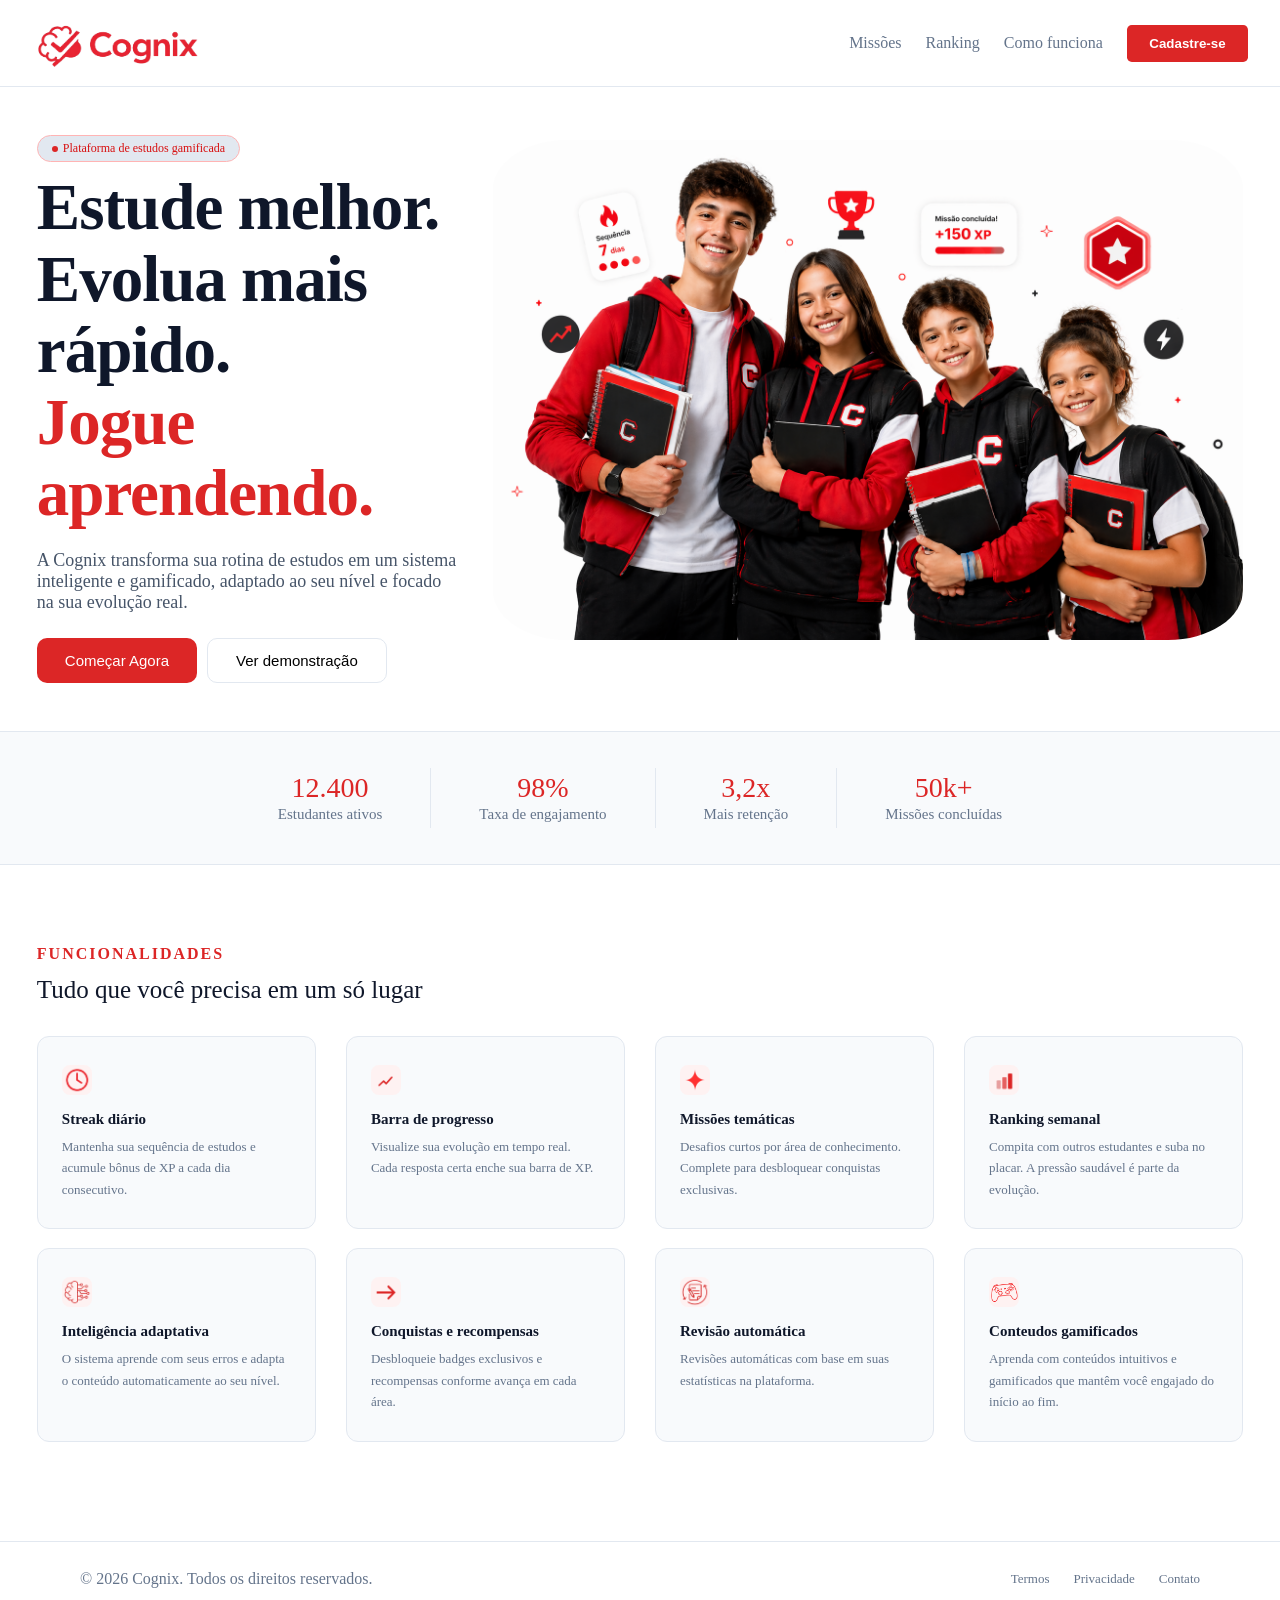
<file: [CogNix]/public/index.html>
<!DOCTYPE html>
<html lang="pt-BR">

<head>
    <meta charset="UTF-8">
    <meta name="viewport" content="width=device-width, initial-scale=1.0">
    <title>Cognix</title>

    <link rel="stylesheet" href="css/style.css">
    <link rel="stylesheet" href="css/style_media.css">
    <link rel="icon" href="img/logo2.png">
</head>

<body>
    <header class="cabecalho">
        <img id="logo" src="img/logo.png" alt="logo">
        <nav class="navbar">
            <a href="#">Missões</a>
            <a href="#">Ranking</a>
            <a href="#">Como funciona</a>
            <a href="cadastro.html"><button class="btn-inicio">Cadastre-se</button></a>
        </nav>
    </header>

    <main>
        <section class="info">
            <div class="info-btn">
                <span class="info-ponto"></span>
                Plataforma de estudos gamificada
            </div>

            <div class="info-content">
                <div class="info-txt">
                    <h1>
                        Estude melhor.<br>
                        Evolua mais rápido.<br>
                        <span>Jogue aprendendo.</span>
                    </h1>
                    <p>
                        A Cognix transforma sua rotina de estudos em um sistema inteligente
                        e gamificado, adaptado ao seu nível e focado na sua evolução real.
                    </p>

                    <div class="info-buttons">
                        <button class="btn-primary">Começar Agora</button>
                        <button class="btn-secondary">Ver demonstração</button>
                    </div>
                </div>

                <div class="info-img">
                    <img src="img/estudantes.png" alt="estudantes">
                </div>
            </div>
        </section>

        <section>
            <div class="stats-bar">
                <div class="stats">
                    <span class="stats-numero">12.400</span>
                    <span class="stats-text">Estudantes ativos</span>
                </div>

                <div class="divisoria-stats"></div>

                <div class="stats">
                    <span class="stats-numero">98%</span>
                    <span class="stats-text">Taxa de engajamento</span>
                </div>

                <div class="divisoria-stats"></div>

                <div class="stats">
                    <span class="stats-numero">3,2x</span>
                    <span class="stats-text">Mais retenção</span>
                </div>

                <div class="divisoria-stats"></div>

                <div class="stats">
                    <span class="stats-numero">50k+</span>
                    <span class="stats-text">Missões concluídas</span>
                </div>
            </div>
        </section>

        <section class="funcionalidades">
            <div class="funcionalidades-titulo">
                <h1>Funcionalidades</h1>
                <p>Tudo que você precisa em um só lugar</p>
            </div>

            <div class="cards">
                <div class="card-group">
                    <div class="card-img">
                        <img src="img/clock.png" alt="funcionalidades">
                    </div>

                    <div>
                        <h3>Streak diário</h3>
                        <p>Mantenha sua sequência de estudos e acumule bônus de XP a cada dia consecutivo.</p>
                    </div>
                </div>

                <div class="card-group">
                    <div class="card-img">
                        <img src="img/grafic2.png" alt="funcionalidades">
                    </div>

                    <div>
                        <h3>Barra de progresso</h3>
                        <p>Visualize sua evolução em tempo real. Cada resposta certa enche sua barra de XP.</p>
                    </div>
                </div>
                
                <div class="card-group">
                    <div class="card-img">
                        <img src="img/estrela.png" alt="funcionalidades">
                    </div>

                    <div>
                        <h3>Missões temáticas</h3>
                        <p>Desafios curtos por área de conhecimento. Complete para desbloquear conquistas exclusivas.</p>
                    </div>
                </div>
                
                <div class="card-group">
                    <div class="card-img">
                        <img src="img/grafic.png" alt="funcionalidades">
                    </div>
    
                    <div>
                        <h3>Ranking semanal</h3>
                        <p>Compita com outros estudantes e suba no placar. A pressão saudável é parte da evolução.</p>
                    </div>
                </div>
            </div>    
            
            <div class="cards">
                
                <div class="card-group">
                    <div class="card-img">
                        <img src="img/cerebro.png" alt="funcionalidades">
                    </div>

                    <div>
                        <h3>Inteligência adaptativa</h3>
                        <p>O sistema aprende com seus erros e adapta o conteúdo automaticamente ao seu nível.</p>
                    </div>
                </div>
                
                <div class="card-group">
                    <div class="card-img">
                        <img src="img/seta.png" alt="funcionalidades">
                    </div>

                    <div>
                        <h3>Conquistas e recompensas</h3>
                        <p>Desbloqueie badges exclusivos e recompensas conforme avança em cada área.</p>
                    </div>
                </div>

                <div class="card-group">
                    <div class="card-img">
                        <img src="img/revisao.png" alt="funcionalidades">
                    </div>

                    <div>
                        <h3>Revisão automática</h3>
                        <p>Revisões automáticas com base em suas estatísticas na plataforma.</p>
                    </div>
                </div>
                
                <div class="card-group">
                    <div class="card-img">
                        <img src="img/game.png" alt="funcionalidades">
                    </div>

                    <div>
                        <h3>Conteudos gamificados</h3>
                        <p>Aprenda com conteúdos intuitivos e gamificados que mantêm você engajado do início ao fim.</p>
                    </div>
                </div>
            </div>
        </section>
    </main>

    <footer class="rodape">
    <span>© 2026 Cognix. Todos os direitos reservados.</span>
    <div class="rodape-links">
      <a href="#">Termos</a>
      <a href="#">Privacidade</a>
      <a href="#">Contato</a>
    </div>
  </footer>
</body>

</html>
</file>
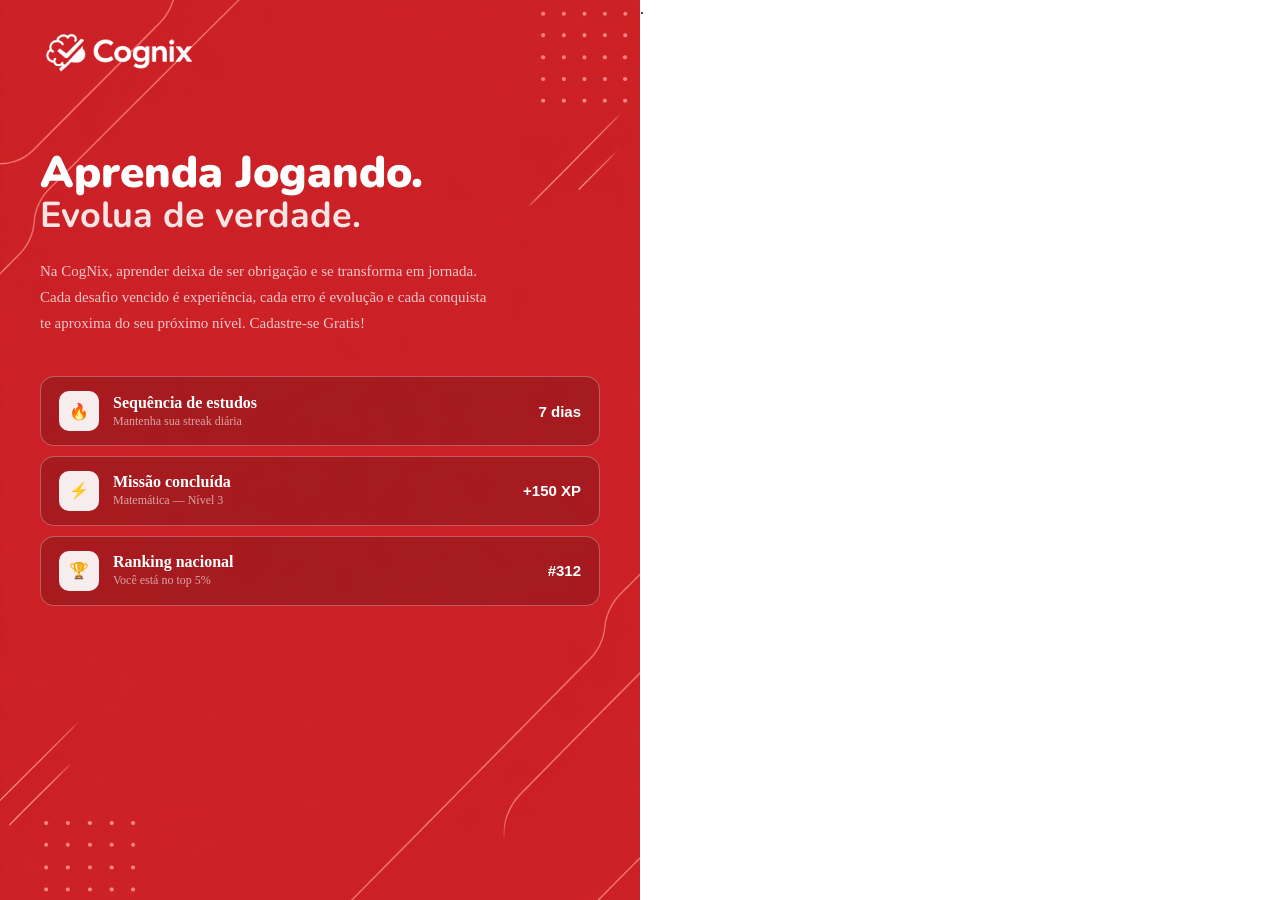
<file: [CogNix]/public/cadastro.html>
<!DOCTYPE html>
<html lang="pt-BR">

<head>
    <meta charset="UTF-8">
    <meta name="viewport" content="width=device-width, initial-scale=1.0">
    <title>Cognix - Cadastro</title>

      <link href="https://fonts.googleapis.com/css2?family=Nunito:wght@400;700;800;900&family=DM+Sans:wght@400;500&display=swap" rel="stylesheet"/>
    <link rel="stylesheet" href="css/style_cadastro.css">
</head>

<body>
    <main class="container">
        <section class="lado-esquerdo">
            <img src="img/logo3.png" id="logo" alt="Logo Cognix">
            <div class="info">
                <h1>Aprenda Jogando.<br>
                    <span>Evolua de verdade.</span>
                </h1>
            </div>
            <div class="info-txt">
                <p>Na CogNix, aprender deixa de ser obrigação e se transforma em jornada.
                    <br>Cada desafio vencido é experiência, cada erro é evolução e cada conquista te aproxima do seu próximo
                    nível.
                    Cadastre-se Gratis!
                </p>
            </div>

            <div class="cards">
                <div class="card-group">
                    <div class="card-img">🔥</div>
                    <div class="card-info">
                        <h3>Sequência de estudos</h3>
                        <p>Mantenha sua streak diária</p>
                    </div>
                    <span class="card-txt">7 dias</span>
                </div>

                <div class="card-group">
                    <div class="card-img">⚡</div>
                    <div class="card-info">
                        <h3>Missão concluída</h3>
                        <p>Matemática — Nível 3</p>
                    </div>
                    <span class="card-txt">+150 XP</span>
                </div>

                <div class="card-group">
                    <div class="card-img">🏆</div>
                    <div class="card-info">
                        <h3>Ranking nacional</h3>
                        <p>Você está no top 5%</p>
                    </div>
                    <span class="card-txt">#312</span>
                </div>
            </div>
        </section>

        <section class="lado-direito">
            <p>.</p>
        </section>
    </main>
</body>

</html>
</file>
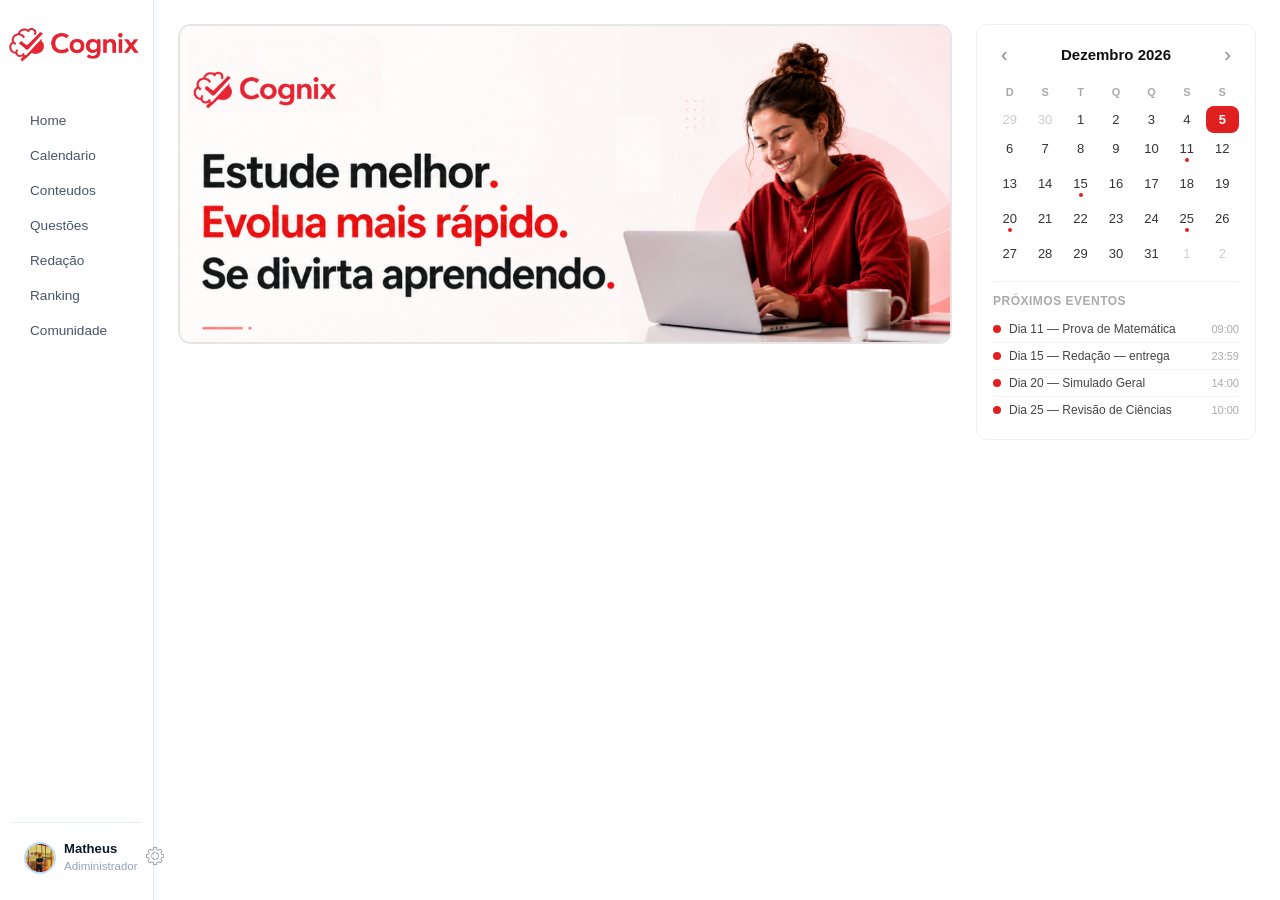
<file: [CogNix]/public/home.html>
<!DOCTYPE html>
<html lang="pt-BR">
<head>
    <meta charset="UTF-8">
    <meta name="viewport" content="width=device-width, initial-scale=1.0">
    <title>Cognix - Home</title>

    <link rel="stylesheet" href="css/style_home.css">
</head>
<body>
    <main class=container>
        <nav class="menu-lateral">
            <div class="logo">
                <img src="img/logo.png" alt="logo calculaDOR">
            </div>

            <div class="opcoes">
                <ul>
                    <a href="#"><li>Home</li></a>
                    <a href="#"><li>Calendario</li></a>
                    <a href="#"><li>Conteudos</li></a>
                    <a href="#"><li>Questões</li></a>
                    <a href="#"><li>Redação</li></a>
                    <a href="#"><li>Ranking</li></a>
                    <a href="#"><li>Comunidade</li></a>
                </ul>
            </div>

            <div class="menu-baixo">
                <div class="perfil">
                    <img src="img/perfil.png" alt="foto de perfil">
                    <div class="perfil-txt">
                        <p>Matheus</p>
                        <span>Adiministrador</span>
                    </div>
                </div>
                <div class="config">
                    <img id="config" src="img/config.png" alt="configurações">
                </div>
            </div>
        </nav>

        <section class="lado-direito">
            <div class="banner">
                <img src="img/banner3.png" alt="banner cognix">
            </div>

            <div class="cal" id="cal">
                <div class="cal-header">
                    <button class="cal-nav" id="cprev">&#8249;</button>
                    <span class="cal-title" id="ctitle"></span>
                    <button class="cal-nav" id="cnext">&#8250;</button>
                </div>

                <div class="cal-days">
                    <div class="cal-day-label">D</div>
                    <div class="cal-day-label">S</div>
                    <div class="cal-day-label">T</div>
                    <div class="cal-day-label">Q</div>
                    <div class="cal-day-label">Q</div>
                    <div class="cal-day-label">S</div>
                    <div class="cal-day-label">S</div>
                </div>

                <div class="cal-cells" id="ccells"></div>
                <div class="cal-footer">
                    <div class="cal-footer-title">Próximos eventos</div>
                    <div id="cevents"></div>
                </div>
                </div>
        </section>
    </main>
</body>
    <script src="js/calendario.js"></script>
</html>
</file>
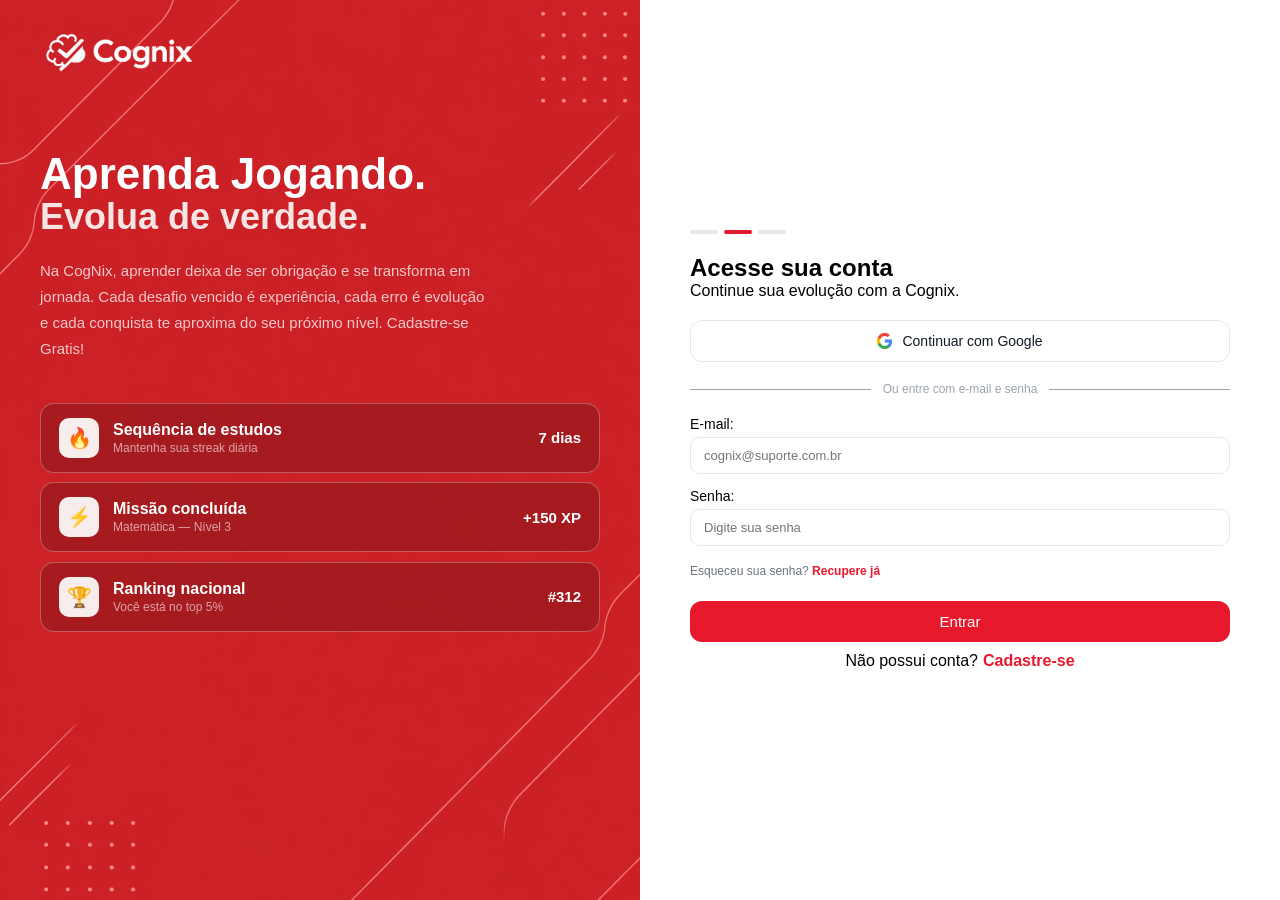
<file: [CogNix]/public/login.html>
<!DOCTYPE html>
<html lang="pt-BR">

<head>
    <meta charset="UTF-8">
    <meta name="viewport" content="width=device-width, initial-scale=1.0">
    <title>Cognix - Login</title>

    <link rel="stylesheet" href="css/style_login.css">
    <link rel="icon" href="img/logo2.png">
</head>

<body>
    <main class="container">
        <section class="lado-esquerdo">
            <a href="index.html"><img id="logo" src="img/logo3.png" alt="Logo Cognix"></a>
            <div class="info">
                <h1>Aprenda Jogando.<br>
                    <span>Evolua de verdade.</span>
                </h1>
            </div>
            <div class="info-txt">
                <p>Na CogNix, aprender deixa de ser obrigação e se transforma em jornada.
                    Cada desafio vencido é experiência, cada erro é evolução e cada conquista te aproxima do seu próximo
                    nível.
                    Cadastre-se Gratis!
                </p>
            </div>

            <div class="cards">
                <div class="card-group">
                    <div class="card-img">🔥</div>
                    <div class="card-info">
                        <h3>Sequência de estudos</h3>
                        <p>Mantenha sua streak diária</p>
                    </div>
                    <span class="card-txt">7 dias</span>
                </div>

                <div class="card-group">
                    <div class="card-img">⚡</div>
                    <div class="card-info">
                        <h3>Missão concluída</h3>
                        <p>Matemática — Nível 3</p>
                    </div>
                    <span class="card-txt">+150 XP</span>
                </div>

                <div class="card-group">
                    <div class="card-img">🏆</div>
                    <div class="card-info">
                        <h3>Ranking nacional</h3>
                        <p>Você está no top 5%</p>
                    </div>
                    <span class="card-txt">#312</span>
                </div>
            </div>
        </section>

        <section class="lado-direito">
            <div class="form">
                <div class="form-head">
                    <div class="barras">
                        <div class="barra-off"></div>
                        <div class="barra-on"></div>
                        <div class="barra-off"></div>
                    </div>
                    <h1>Acesse sua conta</h1>
                    <p>Continue sua evolução com a Cognix.</p>
                </div>

                <div class="form-rapido">
                    <button type="button"><img src="img/google.png" alt="google gmail">Continuar com Google</button>
                </div>

                <div class="form-separar">
                    <div class="barra"></div>
                    <p>Ou entre com e-mail e senha</p>
                    <div class="barra"></div>
                </div>

                <form>
                    <div class="form-info">
                        <div class="email">
                            <label for="email">E-mail:</label>
                            <input type="email" id="email" name="email" autocomplete="email" placeholder="cognix@suporte.com.br">
                        </div>

                        <div class="senha">
                            <label for="senha">Senha:</label>
                            <input type="password" id="senha" name="senha" autocomplete="new-password" placeholder="Digite sua senha">
                        </div>
                    </div>

                    <div class="esqueci">
                        <label for="esqueci">Esqueceu sua senha? <a href="#">Recupere já</a></label>
                    </div>

                    <div class="submit">
                        <button type="submit">Entrar</button>
                        <p>Não possui conta? <a href="cadastro.html">Cadastre-se</a></p>
                    </div>
                </form>
            </div>
        </section>
    </main>
</body>

</html>
</file>
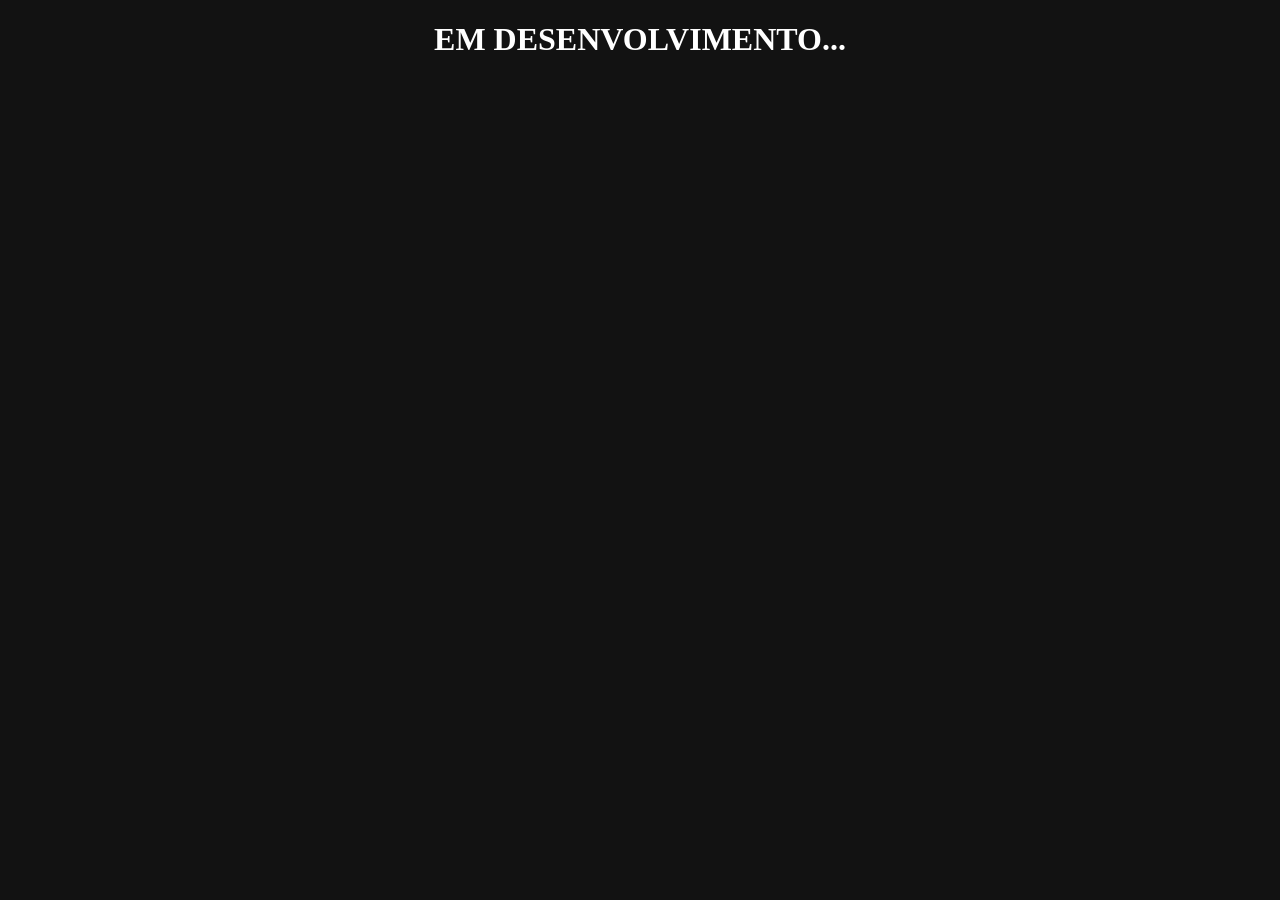
<file: [GamerZone]/public/desenvolvimento.html>
<!DOCTYPE html>
<html lang="pt-br">
<head>
    <meta charset="UTF-8">
    <meta name="viewport" content="width=device-width, initial-scale=1.0">
    <title>Em desenvolvimento</title>
    <link rel="stylesheet" href="css/style_desenvolvimento.css">
</head>
<body>
    <h1>EM DESENVOLVIMENTO...</h1>
</body>
</html>
</file>
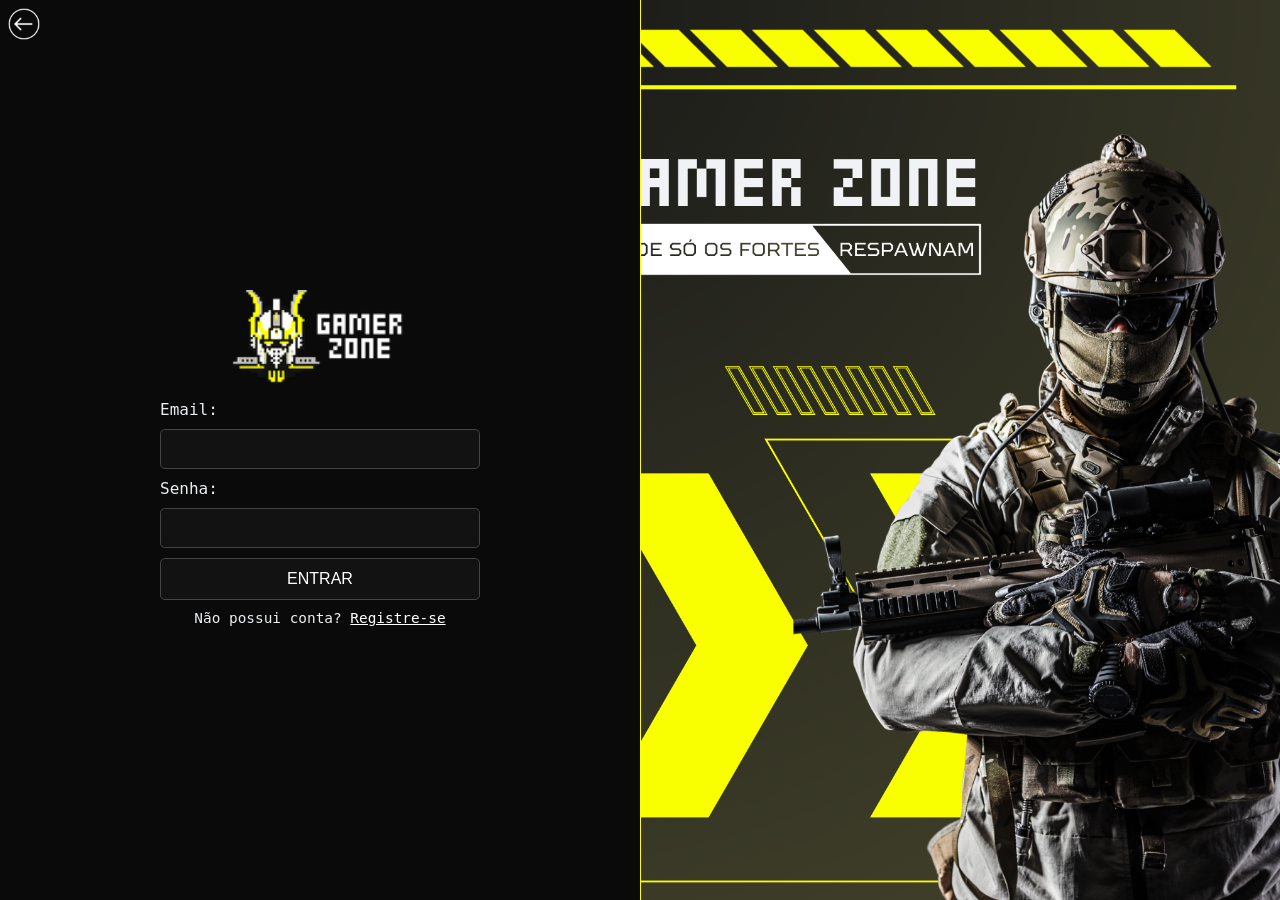
<file: [GamerZone]/public/login.html>
<!DOCTYPE html>
<html lang="pt-br">

<head>
    <meta charset="UTF-8">
    <meta name="viewport" content="width=device-width, initial-scale=1.0">
    <title>Pagina de Login</title>

    <link rel="stylesheet" href="css/style_login.css">
</head>

<body>
    <main class="container">
        <a href="index.html"><img id="voltar" src="img/seta_invertida.png" alt="voltar"></a>
        <div class="lado_esquerdo">
            <img id="logo" src="img/logo.png" alt="logo">
            <form class="formulario">
                <label for="email">Email:</label>
                <input type="email" id="email">

                <label for="senha">Senha:</label>
                <input type="password" id="senha">

                <button type="entrar">ENTRAR</button>
                <p>Não possui conta? <a href="registro.html">Registre-se</a></p>
            </form>
        </div>

        <div class="lado_direito">
            <img src="img/login.png" alt="login">
        </div>
    </main>
</body>

</html>
</file>
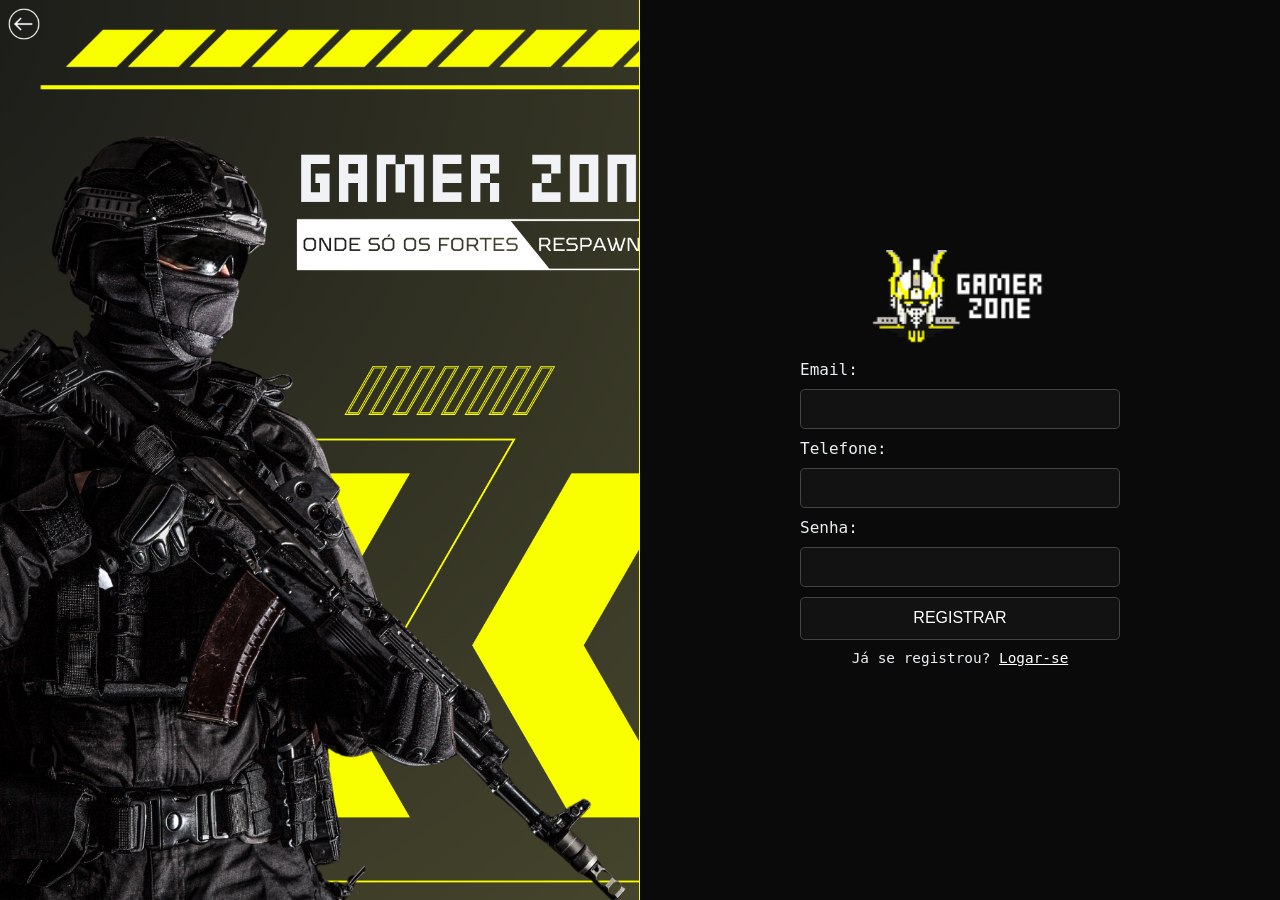
<file: [GamerZone]/public/registro.html>
<!DOCTYPE html>
<html lang="pt-br">

<head>
    <meta charset="UTF-8">
    <meta name="viewport" content="width=device-width, initial-scale=1.0">
    <title>Pagina de Registro</title>

    <link rel="stylesheet" href="css/style_registro.css">
</head>

<body>
    <main class="container">
        <div class="lado_esquerdo">
            <img src="img/registro.png" alt="registro">
        </div>

        <a href="index.html"><img id="voltar" src="img/seta_invertida.png" alt="voltar"></a>
        <div class="lado_direito">
            <img id="logo" src="img/logo.png" alt="logo">
            <form class="formulario">
                <label for="email">Email:</label>
                <input type="email" id="email">

                <label for="email">Telefone:</label>
                <input type="number" id="numero">

                <label for="senha">Senha:</label>
                <input type="password" id="senha">

                <button type="entrar">REGISTRAR</button>
                <p>Já se registrou? <a href="login.html">Logar-se</a></p>
            </form>
        </div>
    </main>
</body>

</html>
</file>
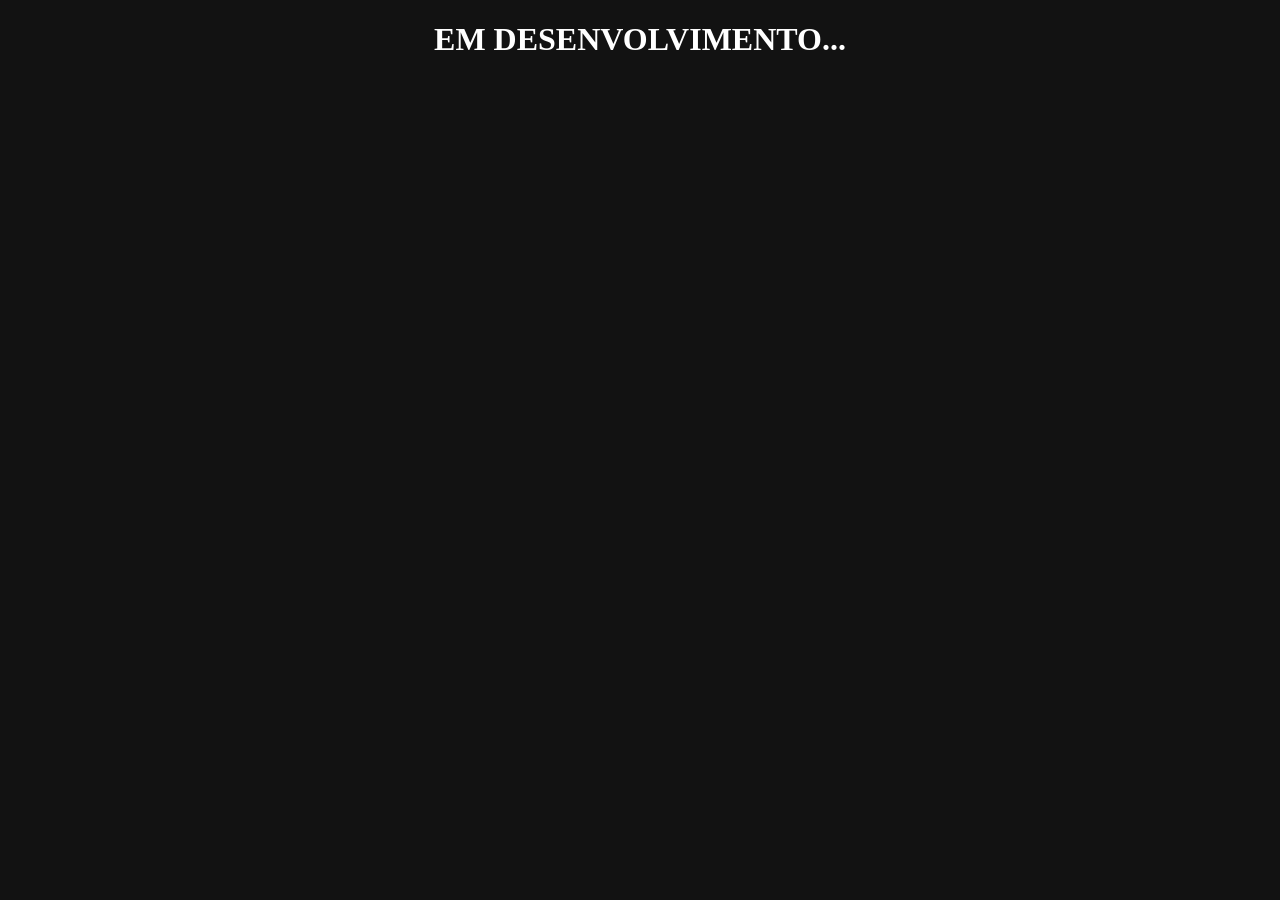
<file: GameZone/public/desenvolvimento.html>
<!DOCTYPE html>
<html lang="pt-br">
<head>
    <meta charset="UTF-8">
    <meta name="viewport" content="width=device-width, initial-scale=1.0">
    <title>Em Desenvolvimento</title>
    <link rel="stylesheet" href="css/style_desenvolvimento.css">
</head>
<body>
    <h1>EM DESENVOLVIMENTO...</h1>
</body>
</html>
</file>
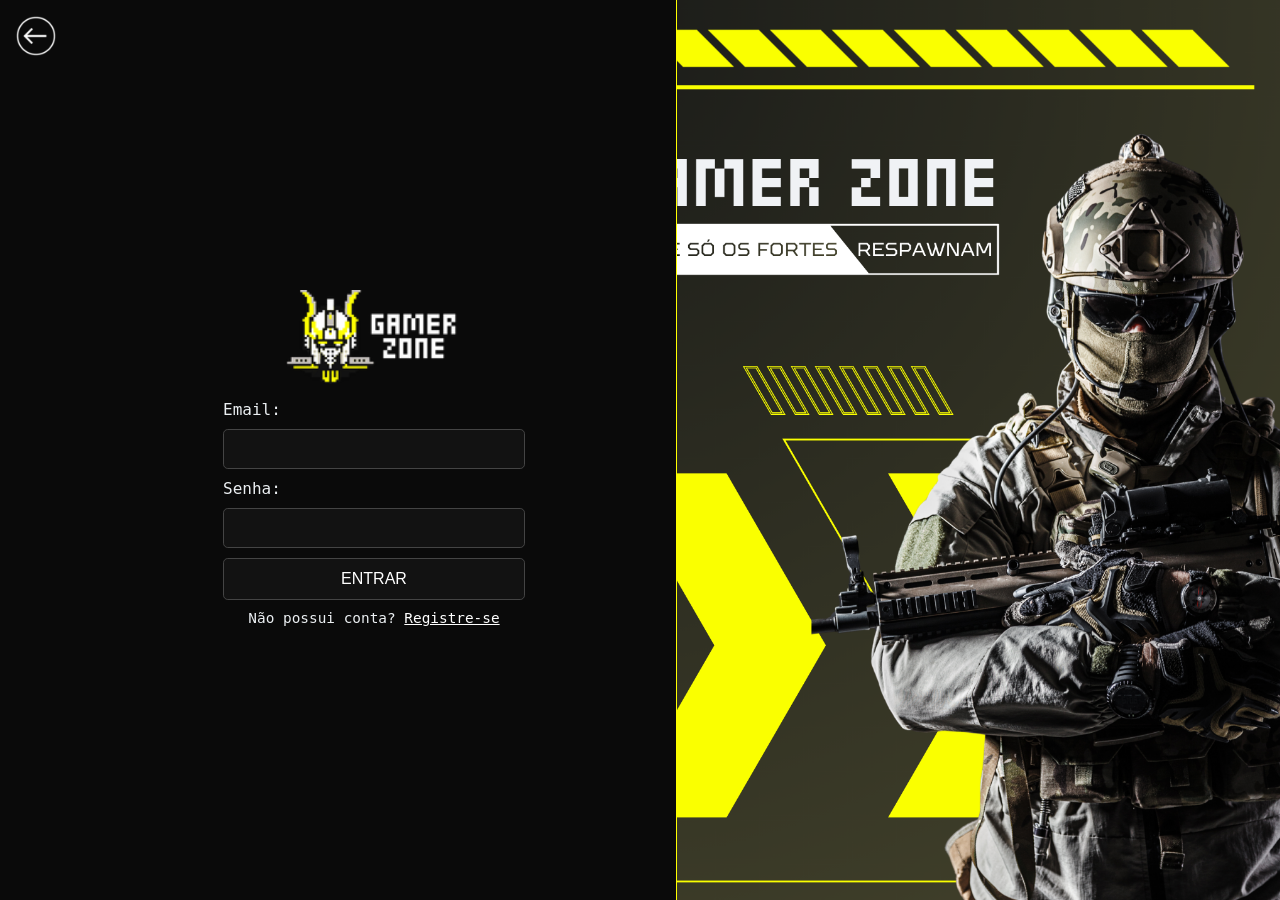
<file: GameZone/public/login.html>
<!DOCTYPE html>
<html lang="pt-br">

<head>
    <meta charset="UTF-8">
    <meta name="viewport" content="width=device-width, initial-scale=1.0">
    <title>GANER ZONE - Pagina de Login</title>

    <link rel="stylesheet" href="css/style_login.css">
</head>

<body>
    <main class="container">
        <a href="index.html"><img id="voltar" src="img/seta_invertida.png" alt="voltar"></a>
        <div class="lado_esquerdo">
            <img id="logo" src="img/logo.png" alt="logo">
            <form class="formulario">
                <label for="email">Email:</label>
                <input type="email" id="email">

                <label for="senha">Senha:</label>
                <input type="password" id="senha">

                <button type="entrar">ENTRAR</button>
                <p>Não possui conta? <a href="registro.html">Registre-se</a></p>
            </form>
        </div>

        <div class="lado_direito">
            <img src="img/login.png" alt="login">
        </div>
    </main>
</body>

</html>
</file>
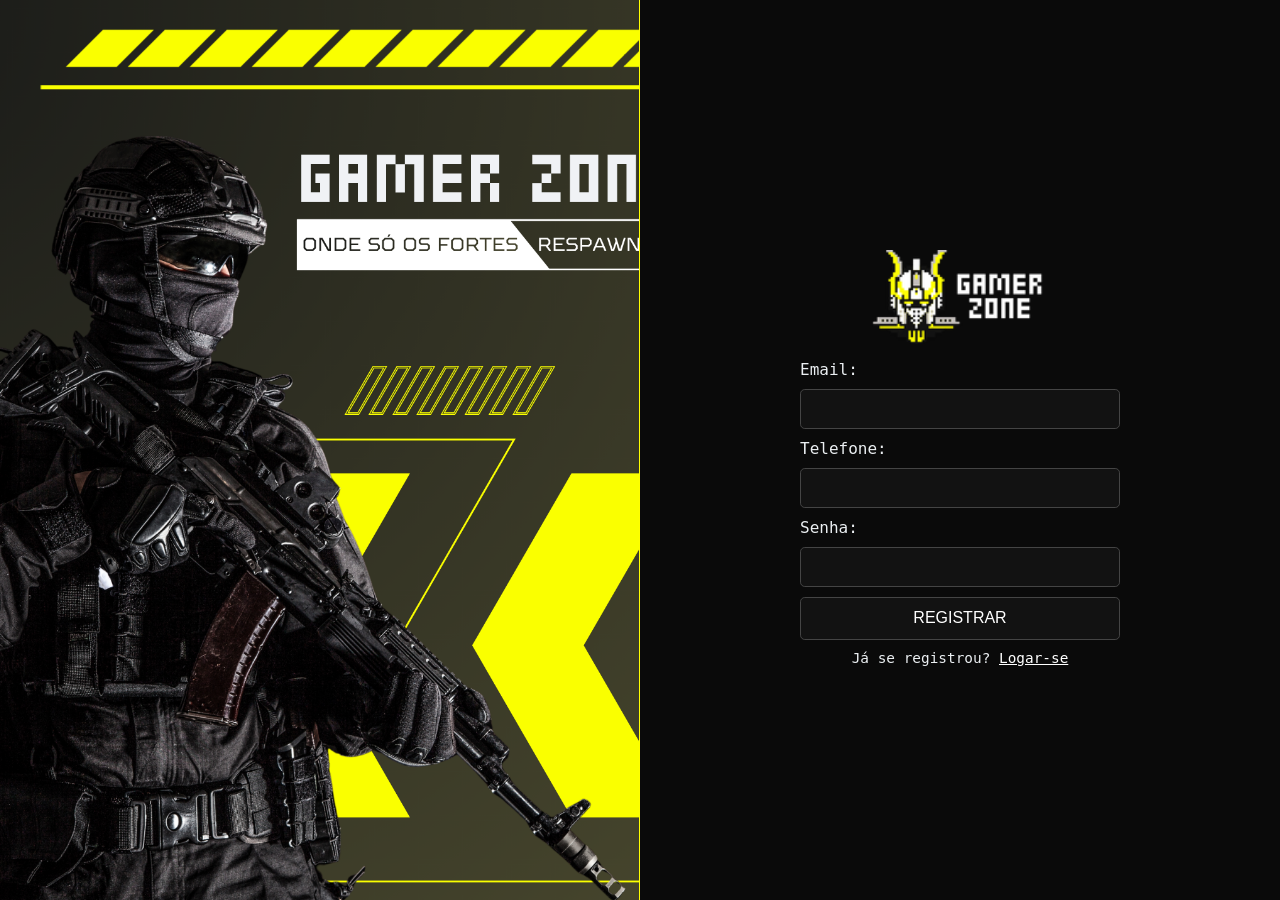
<file: GameZone/public/registro.html>
<!DOCTYPE html>
<html lang="pt-br">

<head>
    <meta charset="UTF-8">
    <meta name="viewport" content="width=device-width, initial-scale=1.0">
    <title>Pagina de Registro</title>

    <link rel="stylesheet" href="css/style_registro.css">
</head>

<body>
    <main class="container">
        <div class="lado_esquerdo">
            <img src="img/registro.png" alt="registro">
        </div>

        <div class="lado_direito">
            <img id="logo" src="img/logo.png" alt="logo">
            <form class="formulario">
                <label for="email">Email:</label>
                <input type="email" id="email">

                <label for="email">Telefone:</label>
                <input type="number" id="numero">

                <label for="senha">Senha:</label>
                <input type="password" id="senha">

                <button type="entrar">REGISTRAR</button>
                <p>Já se registrou? <a href="login.html">Logar-se</a></p>
            </form>
        </div>
    </main>
</body>

</html>
</file>
<file: [CogNix]/public/css/style.css>
* {
    margin: 0;
    padding: 0;
    box-sizing: border-box;
}

/* Cabeçalho */

.cabecalho {
    display: flex;
    justify-content: space-between;
    align-items: center;
    padding: 1rem 2rem;
    border-bottom: #e2e8f0 1px solid;
}

.navbar {
    display: flex;
    justify-content: space-between;
    align-items: center;
    gap: 1.5rem;
}

.navbar a {
    text-decoration: none;
    color: #64748b;
}

.navbar a:hover {
  color: #0f172a;
}

.btn-inicio {
    background: #dc2626;
    color: #ffffff;
    border: none;
    padding: 0.7rem 1.4rem;
    border-radius: 0.3rem;
    font-weight: bold;
    cursor: pointer;
    transition: 0.3s;
}

.btn-inicio:hover {
    background: #d81010;
    transform: scale(1.03);
}

#logo {
    width: auto;
    height: 3.4rem;
}

/* Informações */

.info {
    padding: 3rem 2.3rem;
}

.info-content {
    display: flex;
    align-items: flex-start;
    gap: 2rem;
}

.info-btn {
    display: inline-flex;
    align-items: center;
    padding: 5px 14px;
    font-size: 12px;
    gap: 5px;
    color: #d81010;
    background: #e2e8f0;
    border-radius: 1000px;
    border: 0.5px solid #ffb4b4;
    margin-bottom: 10px;
}

.info-ponto {
    width: 6px;
    height: 6px;
    border-radius: 50%;
    background: #dc2626;
}

.info-txt h1 {
    color: #0f172a;
    font-size: 65px;
    margin-bottom: 20px;
    line-height: 1.1;
    letter-spacing: -1px;
}

.info-txt span {
    color: #dc2626;
}

.info-txt {
    font-size: 18px;
    color: #475569;
    max-width: 600px;
}

.info-img img {
    height: 500px;
    width: auto;
    border-radius: 10%;
    margin-top: -2rem;
}

.info-buttons {
    display: flex;
    gap: 10px;
    padding-top: 25px;
}

.btn-primary {
    background: #dc2626;
    color: #ffffff;
    padding: 13px 28px;
    border-radius: 10px;
    border: none;
    cursor: pointer;
    font-size: 15px;
    transition: 0.3s;
}

.btn-primary:hover {
    background: #d81010;
    transform: scale(1.03);
}

.btn-secondary {
    background: transparent;
    border: 1px solid #e2e8f0;
    padding: 13px 28px;
    border-radius: 10px;
    cursor: pointer;
    font-size: 15px;
    transition: 0.3s;
}

.btn-secondary:hover {
    background: #e2e8f0;
    transform: scale(1.03);
}

/* Stats Parte */

.stats-bar {
    display: flex;
    align-items: center;
    justify-content: center;
    padding: 36px 80px;
    border-top: 0.5px solid #e2e8f0;
    border-bottom: 0.5px solid #e2e8f0;
    background: #f8fafc;
    flex-wrap: wrap;
}

.stats {
    display: flex;
    flex-direction: column;
    align-items: center;
    padding: 0 48px;
}

.stats-numero {
    font-size: 28px;
    color: #dc2626;
}

.stats-text {
    font-size: 15px;
    color: #64748b;
    margin-top: 2px;
}

.divisoria-stats {
    width: 1px;
    height: 60px;
    background: #e2e8f0;
}

/* Funcionalidades Parte */

.funcionalidades {
    padding: 5rem 2.3rem;
}

.funcionalidades-titulo h1 {
    font-size: 16px;
    color: #dc2626;
    letter-spacing: 2.0px;
    text-transform: uppercase;
    padding-bottom: 0.8rem;
}

.funcionalidades-titulo p {
    font-size: 25px;
    color: #0f172a;
    padding-bottom: 2rem;
}

.cards {
    display: flex;
    padding-bottom: 1.2rem;
    gap: 30px;
}

.card-group {
    background: #f8fafc;
    border: 0.5px solid #e2e8f0;
    border-radius: 12px;
    padding: 28px 24px;
    width: 25rem;
}

.card-group:hover {
    border-color: #fca5a5;
}

.card-group h3 {
  font-size: 15px;
  color: #0f172a;
  margin-bottom: 8px;
}

.card-group p {
  font-size: 13px;
  color: #64748b;
  line-height: 1.65;
}

.card-img {
    display: flex;
    justify-content: center;
    align-items: center;
    width: 30px;
    height: auto;
    background: #fef2f2;
    border-radius: 8px;
    margin-bottom: 16px;
}

.card-img img {
    width: 30px;
    height: auto;
}

/* Rodapé */

.rodape {
  display: flex;
  justify-content: space-between;
  align-items: center;
  padding: 28px 80px;
  border-top: 0.5px solid #e2e8f0;
  color: #64748b;
  gap: 12px;
}

.rodape-links {
  display: flex;
  gap: 24px;
}

.rodape-links a {
  font-size: 13px;
  color: #64748b;
  text-decoration: none;
  transition: color 0.2s;
}

.rodape-links a:hover {
  color: #0f172a;
}
</file>
<file: [CogNix]/public/css/style_media.css>
/* RESPONSIVO — Tablet (≤ 900px) */
 
@media (max-width: 900px) {
    .cabecalho {
        padding: 14px 24px;
    }
    
    .info {
        padding: 2.5rem;
    }

    .info-content {
        flex-direction: column;
        align-items: center;
    }
 
    .info-img img {
        height: auto;
        width: 100%;
        max-width: 480px;
        margin-top: 1.5rem;
        border-radius: 10%;
    }
 
    .stats-bar {
        padding: 28px 24px;
        gap: 0;
    }
 
    .stats {
        padding: 12px 28px;
    }

    .cards {
        display: grid;
        grid-template-columns: 1fr 1fr;
    }
 
    .card-group {
        width: 100%;
    }
 
    .rodape {
        align-items: flex-start;
        padding: 24px 24px;
        gap: 16px;
    }
}
 
/* RESPONSIVO — Mobile (≤ 560px) */
 
@media (max-width: 560px) {
    #logo {
        height: 2.6rem;
    }
 
    .navbar {
        display: none;
    }

    .info {
        padding: 2rem 1.2rem;
    }
 
    .info-txt {
        font-size: 16px;
    }
 
    .info-buttons {
        flex-direction: column;
    }
 
    .btn-primary,
    .btn-secondary {
        width: 100%;
        text-align: center;
    }

    .cards {
        grid-template-columns: 1fr;
    }
 
    .funcionalidades {
        padding: 3rem 1.2rem;
    }
 
    .funcionalidades-titulo p {
        font-size: 20px;
    }
 
    .stats-bar {
        flex-direction: column;
        align-items: center;
        gap: 8px;
    }
 
    .rodape {
        padding: 20px 1.2rem;
        font-size: 12px;
    }
 
    .rodape-links {
        gap: 16px;
    }
}
</file>
<file: [CogNix]/public/css/style_cadastro.css>
* {
    margin: 0;
    padding: 0;
    box-sizing: border-box;
}

.container {
    display: grid;
    grid-template-columns: 1fr 1fr;
}

/* Lado Esquerdo */

.lado-esquerdo {
    background-image: url(../img/background.png);
    background-size: cover;
    background-position: center;
    background-repeat: no-repeat;
    min-height: 100vh;
    padding: 1.5rem 2.5rem 3rem;
}

#logo {
    width: auto;
    height: 3.4rem;
}

.info {
    display: flex;
    margin-top: 72px;
}

.info h1 {
    font-family: 'Nunito', sans-serif;
    font-weight: 900;
    font-size: 44px;
    color: #ffffff;
    line-height: 0.9;
    margin-bottom: 1.5rem;
}

.info span {
    color: rgba(255, 255, 255, 0.88);
    font-size: 36px;
    font-weight: 700;
}

.info-txt {
    color: rgba(255, 255, 255, 0.75);
    font-size: 15px;
    line-height: 1.75;
    max-width: 450px;
    margin-bottom: 40px;
}

/* Cards */

.cards {
    margin-top: 0.5rem;
}

.card-group {
    display: flex;
    align-items: center;
    background: rgba(0, 0, 0, 0.18);
    border: 1px solid rgba(255, 255, 255, 0.28);
    border-radius: 14px;
    padding: 14px 18px;
    margin: 0.6rem 0;
}

.card-img {
    display: flex;
    justify-content: center;
    align-items: center;
    width: 40px;
    height: 40px;
    border-radius: 10px;
    background: rgba(255, 255, 255, 0.92);
}

.card-info {
    padding-left: 14px;
}

.card-info h3 {
    font-size: 16px;
    color: #ffffff;
    margin-bottom: 2px;
}

.card-info p {
    font-size: 12px;
    color: rgba(255, 255, 255, 0.60);
}

.card-txt {
    margin-left: auto;
    font-family: sans-serif;
    font-weight: 900;
    font-size: 15px;
    color: #ffffff;
}

/* Lado Direito */

.lado-direito {
    background: #ffffff;
}
</file>
<file: [CogNix]/public/css/style_home.css>
* {
    margin: 0;
    padding: 0;
    box-sizing: border-box;
    font-family: 'Segoe UI', sans-serif;
}

/* LAYOUT */

.container {
    height: 100vh;
    display: grid;
    grid-template-columns: 12% 88%;
}

/* MENU LATERAL */

.menu-lateral {
    display: flex;
    flex-direction: column;
    background: #ffffff;
    border-right: 1px solid #e2eaf5;
    padding: 20px 12px;
    box-shadow: 2px 0 8px rgba(37, 99, 235, 0.05);
}

.logo {
    display: flex;
    justify-content: center;
    padding-bottom: 20px;
    margin-bottom: 10px;
}

.logo img {
    width: 9rem;
    height: auto;
}

.opcoes {
    display: flex;
    padding: 10px 4px;
}

.opcoes a {
    text-decoration: none;
    width: 100%;
}

.opcoes ul {
    list-style-type: none;
    width: 100%;
    display: flex;
    flex-direction: column;
    gap: 2px;
}

.opcoes ul li {
    padding: 9px 14px;
    border-radius: 8px;
    font-size: 0.85rem;
    font-weight: 500;
    color: #475569;
    transition: all 0.15s;
    cursor: pointer;
}

.opcoes ul li:hover {
    color: #ff0000;
}

/* ── MENU BAIXO ── */

.menu-baixo {
    display: flex;
    align-items: center;
    justify-content: space-between;
    margin-top: auto;
    border-top: 1px solid #e2eaf5;
    padding-top: 12px;
    padding: 12px 4px 0;
}

.perfil {
    display: flex;
    align-items: center;
    gap: 8px;
    padding: 6px 8px;
    border-radius: 8px;
}

.perfil:hover {
    background: #eff6ff;
}

.perfil img {
    width: 2rem;
    height: 2rem;
    border-radius: 50%;
    border: 2px solid #bfdbfe;
    object-fit: cover;
}

.perfil p {
    font-size: 0.82rem;
    font-weight: 600;
    color: #0f172a;
}

.perfil span {
    font-size: 0.72rem;
    color: #94a3b8;
}

.config {
    margin-right: 4px;
}

#config {
    width: 18px;
    height: 18px;
    opacity: 0.45;
    cursor: pointer;
}

#config:hover {
    opacity: 0.85;
}

/* lado-direito */

.lado-direito {
    display: flex;
    flex-direction: row;
    align-items: flex-start;
    gap: 1.5rem;
    padding: 1.5rem;
}

.banner {
    display: flex;
    justify-content: center;
    flex: 1;
}

.banner :hover {
    transform: scale(1.02);
}

.banner img {
    width: 100%;
    height: 20rem;
    object-fit: cover;
    
    border-radius: 0.8rem;
    border: 2px solid #e6e6e6;

    transition: transform 0.8s ease;
}

/* Calendario */

.cal {
    background: #fff;
    border-radius: 12px;
    border: 1px solid #eee;
    padding: 16px;
    width: 280px;
    flex-shrink: 0;
    align-self: flex-start;
}
 
.cal-header {
  display: flex;
  align-items: center;
  justify-content: space-between;
  margin-bottom: 14px;
}
 
.cal-title {
  font-size: 15px;
  font-weight: 600;
  color: #111;
}
 
.cal-nav {
  background: none;
  border: none;
  cursor: pointer;
  color: #888;
  font-size: 20px;
  padding: 2px 8px;
  border-radius: 6px;
}
 
.cal-nav:hover {
  background: #f5f5f5;
  color: #e02020;
}
 
.cal-days {
  display: grid;
  grid-template-columns: repeat(7, 1fr);
  gap: 2px;
  margin-bottom: 4px;
}
 
.cal-day-label {
  text-align: center;
  font-size: 11px;
  font-weight: 600;
  color: #aaa;
  padding: 4px 0;
}
 
.cal-cells {
  display: grid;
  grid-template-columns: repeat(7, 1fr);
  gap: 2px;
}
 
.cal-cell {
  text-align: center;
  font-size: 13px;
  padding: 6px 2px;
  border-radius: 8px;
  cursor: pointer;
  color: #333;
}
 
.cal-cell:hover {
  background: #fff0f0;
  color: #e02020;
}
 
.cal-cell.other-month {
  color: #ccc;
}
 
.cal-cell.today {
  background: #e02020;
  color: #fff;
  font-weight: 600;
}
 
.cal-cell.today:hover {
  background: #c01010;
}
 
.cal-cell.has-event::after {
  content: '';
  display: block;
  width: 4px;
  height: 4px;
  background: #e02020;
  border-radius: 50%;
  margin: 2px auto 0;
}
 
.cal-cell.today.has-event::after {
  background: #fff;
}
 
.cal-footer {
  margin-top: 14px;
  border-top: 1px solid #f0f0f0;
  padding-top: 12px;
}
 
.cal-footer-title {
  font-size: 12px;
  font-weight: 600;
  color: #aaa;
  margin-bottom: 8px;
  text-transform: uppercase;
  letter-spacing: 0.5px;
}
 
.cal-event {
  display: flex;
  align-items: center;
  gap: 8px;
  padding: 6px 0;
  border-bottom: 1px solid #f5f5f5;
}
 
.cal-event:last-child {
  border-bottom: none;
}
 
.cal-dot {
  width: 8px;
  height: 8px;
  border-radius: 50%;
  background: #e02020;
  flex-shrink: 0;
}
 
.cal-event-text {
  font-size: 12px;
  color: #444;
  flex: 1;
}
 
.cal-event-time {
  font-size: 11px;
  color: #aaa;
}
</file>
<file: [CogNix]/public/css/style_login.css>
* {
    margin: 0;
    padding: 0;
    box-sizing: border-box;
}

body {
    font-family: 'DM Sans', sans-serif;
}

.container {
    display: grid;
    grid-template-columns: 1fr 1fr;
    min-height: 100vh;
}

/* ===== LADO ESQUERDO ===== */

.lado-esquerdo {
    background-image: url(../img/background.png);
    background-size: cover;
    background-position: center;
    background-repeat: no-repeat;
    min-height: 100vh;
    padding: 1.5rem 2.5rem 3rem;
}

#logo {
    width: auto;
    height: 3.4rem;
}

.info {
    margin-top: 72px;
}

.info h1 {
    font-family: 'Nunito', sans-serif;
    font-weight: 900;
    font-size: 44px;
    color: #ffffff;
    line-height: 0.9;
    margin-bottom: 1.5rem;
}

.info h1 span {
    color: rgba(255, 255, 255, 0.88);
    font-size: 36px;
}

.info-txt {
    color: rgba(255, 255, 255, 0.75);
    font-size: 15px;
    line-height: 1.75;
    max-width: 450px;
    margin-bottom: 40px;
}

/* Cards */

.cards {
    margin-top: 0.5rem;
}

.card-group {
    display: flex;
    align-items: center;
    background: rgba(0, 0, 0, 0.18);
    border: 1px solid rgba(255, 255, 255, 0.28);
    border-radius: 14px;
    padding: 14px 18px;
    margin: 0.6rem 0;
}

.card-img {
    display: flex;
    justify-content: center;
    align-items: center;
    width: 40px;
    height: 40px;
    border-radius: 10px;
    background: rgba(255, 255, 255, 0.92);
    font-size: 20px;
}

.card-info {
    padding-left: 14px;
}

.card-info h3 {
    font-size: 16px;
    color: #ffffff;
    margin-bottom: 2px;
}

.card-info p {
    font-size: 12px;
    color: rgba(255, 255, 255, 0.60);
}

.card-txt {
    margin-left: auto;
    font-family: sans-serif;
    font-weight: 900;
    font-size: 15px;
    color: #ffffff;
}

/* ===== LADO DIREITO ===== */

.lado-direito {
    display: flex;
    justify-content: center;
    align-items: center;
    flex-direction: column;
}

/* Geral */

.form {
    width: 60vh;
}

.form label {
    display: block;
    font-size: 14px;
    margin-bottom: 5px;
}

/* Cabeçalho */

.form-head {
    margin-bottom: 20px;
}

.barras {
    display: flex;
    gap: 6px;
    margin-bottom: 20px;
}

.barra-on {
    width: 28px;
    height: 4px;
    border-radius: 2px;
    background: #E8192C;
}

.barra-off {
    width: 28px;
    height: 4px;
    border-radius: 2px;
    background: #e5e7eb;
}

/* Botão Google */

.form-rapido img {
    width: 15px;
    height: auto;
}

.form-rapido button {
    display: flex;
    justify-content: center;
    align-items: center;
    gap: 10px;
    width: 100%;
    padding: 12px;
    border: 1.5px solid #e5e7eb;
    border-radius: 12px;
    background: #ffffff;
    font-size: 14px;
    color: #111827;
    cursor: pointer;
    margin-bottom: 20px;
}

.form-separar {
    display: flex;
    justify-content: center;
    align-items: center;
    gap: 12px;
    font-size: 12px;
    color: #9ca3af;
    margin-bottom: 20px;
}

.barra {
    flex: 1;
    height: 1px;
    background: #9ca3af;
}

/* Formulário */

.form-info input {
    width: 100%;
    padding: 10px 13px;
    border: 1.5px solid #e5e7eb;
    border-radius: 10px;
    font-size: 13px;
    color: #111827;
    background: #ffffff;
    outline: none;
}

.form-info div {
    margin-bottom: 14px;
}

/* Recuperar Conta */

.esqueci {
    display: flex;
    align-items: flex-start;
    gap: 9px;
    margin: 18px 0;
}
.esqueci label {
    font-size: 12px;
    color: #6b7280;
    cursor: pointer;
}

.esqueci a {
    color: #E8192C;
    font-weight: 600;
    text-decoration: none;
}

.esqueci a:hover {
    color: #d40000;
    text-decoration:underline;
}

/* Parte de Confirmar */

.submit button {
    display: flex;
    align-items: center;
    justify-content: center;
    width: 100%;
    background: #E8192C;
    color: #ffffff;
    border: none;
    border-radius: 12px;
    padding: 12px;
    font-size: 15px;
    cursor: pointer;
    transition: 0.5s;
}

.submit button:hover {
    transform: scale(1.02);
    background: #d40000;
}

.submit p {
    display: flex;
    align-items: center;
    justify-content: center;
    padding-top: 10px;
    gap: 5px;
}

.submit a {
    color: #E8192C;
    font-weight: 600;
    text-decoration: none;
}

.submit a:hover {
    color: #d40000;
    text-decoration:underline;
}
</file>
<file: [GamerZone]/public/css/style_desenvolvimento.css>
body {
    background-color: #121212
}

h1 {
    text-align: center;
    color: white;
}
</file>
<file: [GamerZone]/public/css/style_login.css>
*{
    margin: 0;
    padding: 0;
    box-sizing: border-box;
}

body {
    background: #0a0a0a;
    font-family: monospace;
    color: #EBEFF2;
}

/* Geral */

.container {
    display: flex;
    height: 100vh;
}

/* Esquerda */

.lado_esquerdo {
    display: flex;
    flex-direction: column;
    align-items: center;
    justify-content: center;

    width: 50%;
    height: 100%;
}

#logo {
    width: 13rem;
    padding: 1rem;
}

#voltar {
    position: absolute;
    top: 0.5rem;
    left: 0.5rem;

    width: 2rem;
    height: 2rem;
}

#voltar:hover {
    transform: scale(1.1);
    transition: 0.3s;
}

.formulario {
    display: flex;
    flex-direction: column;
    gap: 10px;

    width: 50%;
}

#email, #senha {
    background-color: #121212;
    border-radius: 0.3rem;
    border: #444 1px solid;

    color: white;
    padding: 0.8rem;

    width: 100%;
    height: 2.5rem; 
}

.formulario button {
    background-color: #121212;
    border-radius: 0.3rem;
    border: #444 1px solid;

    color: white;
    font-size: 1rem;
    padding: 0.7rem;

    width: 100%;
}

.formulario button:hover {
    background-color: white;
    color: black;
}

.formulario label {
    font-size: 1rem;
}

.formulario p {
    font-size: 0.9rem;
    text-align: center;
}

.formulario a {
    color: white;
}

/* Direita */

.lado_direito {
    display: flex;
    flex-direction: column;
    align-items: center;
    justify-content: center;

    width: 50%;
    height: 100%;
}

.lado_direito img {
    width: 100%;
    height: 100%;
    object-fit: cover;

    border-left: yellow 1px solid;
}
</file>
<file: [GamerZone]/public/css/style_registro.css>
*{
    margin: 0;
    padding: 0;
    box-sizing: border-box;
}

body {
    background: #0a0a0a;
    font-family: monospace;
    color: #EBEFF2;
}

/* Geral */

.container {
    display: flex;
    height: 100vh;
}

/* Direita */

.lado_direito {
    display: flex;
    flex-direction: column;
    align-items: center;
    justify-content: center;

    width: 50%;
    height: 100%;
}

#logo {
    width: 13rem;
    padding: 1rem;
}

#voltar {
    position: absolute;
    top: 0.5rem;
    left: 0.5rem;

    width: 2rem;
    height: 2rem;
}

#voltar:hover {
    transform: scale(1.1);
    transition: 0.3s;
}

.formulario {
    display: flex;
    flex-direction: column;
    gap: 10px;

    width: 50%;
}

#email, #senha, #numero {
    background-color: #121212;
    border-radius: 0.3rem;
    border: #444 1px solid;

    color: white;
    padding: 0.8rem;

    width: 100%;
    height: 2.5rem; 
}

.formulario button {
    background-color: #121212;
    border-radius: 0.3rem;
    border: #444 1px solid;

    color: white;
    font-size: 1rem;
    padding: 0.7rem;

    width: 100%;
}

.formulario button:hover {
    background-color: white;
    color: black;
}

.formulario label {
    font-size: 1rem;
}

.formulario p {
    font-size: 0.9rem;
    text-align: center;
}

.formulario a {
    color: white;
}

/* Esquerda */

.lado_esquerdo {
    display: flex;
    flex-direction: column;
    align-items: center;
    justify-content: center;

    width: 50%;
    height: 100%;
}

.lado_esquerdo img {
    width: 100%;
    height: 100%;
    object-fit: cover;

    border-right: yellow 1px solid;
}
</file>
<file: GameZone/public/css/style_desenvolvimento.css>
body {
    background-color: #121212
}

h1 {
    text-align: center;
    color: white;
}
</file>
<file: GameZone/public/css/style_login.css>
*{
    margin: 0;
    padding: 0;
    box-sizing: border-box;
}

body {
    background: #0a0a0a;
    font-family: monospace;
    color: #EBEFF2;
}

/* Geral */

.container {
    display: flex;
    height: 100vh;
}

/* Esquerda */

.lado_esquerdo {
    display: flex;
    flex-direction: column;
    align-items: center;
    justify-content: center;

    width: 50%;
    height: 100%;
}

#logo {
    width: 13rem;
    padding: 1rem;
}

#voltar {
    width: 4.5rem;
    height: 4.5rem;
    padding: 1rem;

}

#voltar:hover {
    transform: scale(1.1);
    transition: 0.3s;
}

.formulario {
    display: flex;
    flex-direction: column;
    gap: 10px;

    width: 50%;
}

#email, #senha {
    background-color: #121212;
    border-radius: 0.3rem;
    border: #444 1px solid;

    color: white;
    padding: 0.8rem;

    width: 100%;
    height: 2.5rem; 
}

.formulario button {
    background-color: #121212;
    border-radius: 0.3rem;
    border: #444 1px solid;

    color: white;
    font-size: 1rem;
    padding: 0.7rem;

    width: 100%;
}

.formulario button:hover {
    background-color: white;
    color: black;
}

.formulario label {
    font-size: 1rem;
}

.formulario p {
    font-size: 0.9rem;
    text-align: center;
}

.formulario a {
    color: white;
}

/* Direita */

.lado_direito {
    display: flex;
    flex-direction: column;
    align-items: center;
    justify-content: center;

    width: 50%;
    height: 100%;
}

.lado_direito img {
    width: 100%;
    height: 100%;
    object-fit: cover;

    border-left: yellow 1px solid;
}
</file>
<file: GameZone/public/css/style_registro.css>
*{
    margin: 0;
    padding: 0;
    box-sizing: border-box;
}

body {
    background: #0a0a0a;
    font-family: monospace;
    color: #EBEFF2;
}

/* Geral */

.container {
    display: flex;
    height: 100vh;
}

/* Direita */

.lado_direito {
    display: flex;
    flex-direction: column;
    align-items: center;
    justify-content: center;

    width: 50%;
    height: 100%;
}

#logo {
    width: 13rem;
    padding: 1rem;
}

.formulario {
    display: flex;
    flex-direction: column;
    gap: 10px;

    width: 50%;
}

#email, #senha, #numero {
    background-color: #121212;
    border-radius: 0.3rem;
    border: #444 1px solid;

    color: white;
    padding: 0.8rem;

    width: 100%;
    height: 2.5rem; 
}

.formulario button {
    background-color: #121212;
    border-radius: 0.3rem;
    border: #444 1px solid;

    color: white;
    font-size: 1rem;
    padding: 0.7rem;

    width: 100%;
}

.formulario button:hover {
    background-color: white;
    color: black;
}

.formulario label {
    font-size: 1rem;
}

.formulario p {
    font-size: 0.9rem;
    text-align: center;
}

.formulario a {
    color: white;
}

/* Esquerda */

.lado_esquerdo {
    display: flex;
    flex-direction: column;
    align-items: center;
    justify-content: center;

    width: 50%;
    height: 100%;
}

.lado_esquerdo img {
    width: 100%;
    height: 100%;
    object-fit: cover;

    border-right: yellow 1px solid;
}
</file>
